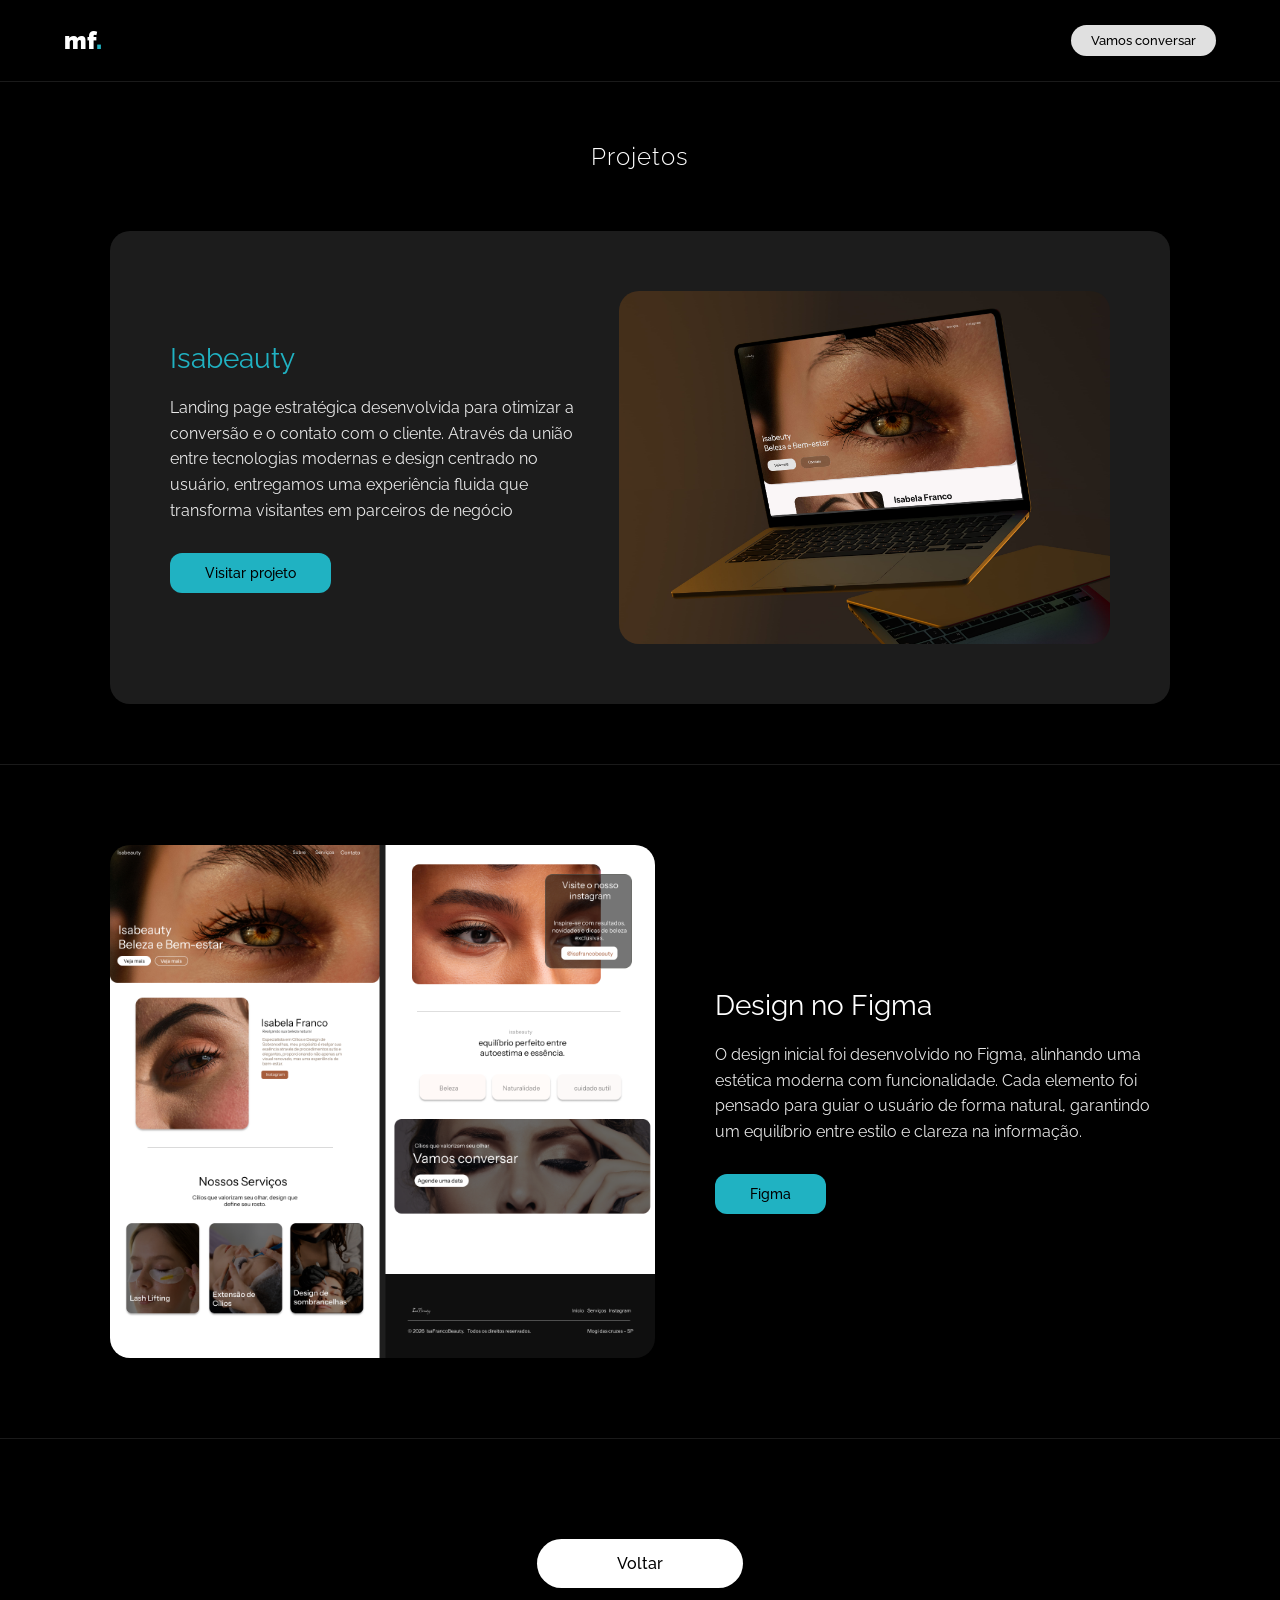
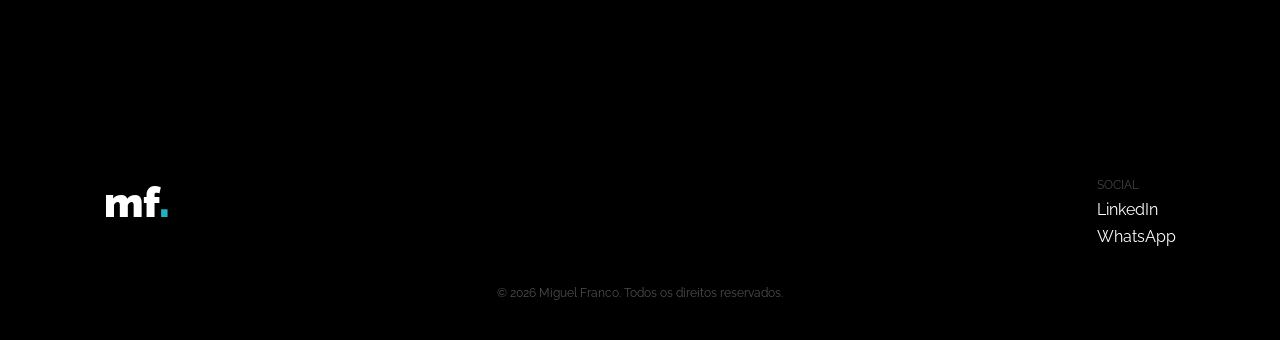
<file: pj1.html>
<!DOCTYPE html>
<html lang="pt-br">
<head>
    <meta charset="UTF-8">
    <meta name="viewport" content="width=device-width, initial-scale=1.0">
    <title>Detalhes do Projeto - Portfolio</title>
    <link rel="stylesheet" href="https://fonts.googleapis.com/css2?family=Raleway:wght@100;300;400;700;900&display=swap">

    <style>
        :root {
            --bg-color: #000000;
            --card-bg: #1c1c1c; 
            --text-primary: #ffffff;
            --accent-color: #20b2c2; 
            --font-main: "Raleway", sans-serif;
            --line-color: rgba(255, 255, 255, 0.1); /* Cor da divisória */
        }

        * { margin: 0; padding: 0; box-sizing: border-box; }

        body {
            background-color: var(--bg-color);
            color: var(--text-primary);
            font-family: var(--font-main);
            overflow-x: hidden;
        }

        .container {
            max-width: 1100px;
            margin: 0 auto;
            padding: 0 20px;
        }

        /* --- DIVISÓRIA (LINHA) --- */
        hr {
            border: none;
            border-top: 1px solid var(--line-color);
            width: 100%;
            margin: 0;
        }

        /* --- NAVBAR --- */
        .navbar {
            display: flex;
            justify-content: space-between;
            align-items: center;
            padding: 25px 5%;
            background: var(--bg-color);
        }
        .logo { font-size: 24px; font-weight: 900; color: #fff; text-decoration: none; }
        .logo span { color: #20b2c2; } /* Toque de cor no ponto */

        .btn-talk-top {
            background-color: #e0e0e0;
            color: #000;
            padding: 8px 20px;
            border-radius: 50px;
            text-decoration: none;
            font-size: 13px;
            font-weight: 500;
            transition: 0.3s;
        }
        .btn-talk-top:hover { background-color: #20b2c2; transform: scale(1.05); }

        .section-title {
            text-align: center;
            font-size: 24px;
            font-weight: 300;
            margin: 60px 0;
            letter-spacing: 1px;
        }

        /* --- CARDS E SEÇÕES --- */
        .project-card {
            background-color: var(--card-bg);
            border-radius: 20px;
            padding: 60px;
            display: flex;
            align-items: center;
            gap: 40px;
            margin: 20px 0 60px 0;
            transition: transform 0.4s ease, box-shadow 0.4s ease;
        }
        .project-card:hover {
            transform: translateY(-8px);
            box-shadow: 0 15px 30px rgba(0, 0, 0, 0.5);
        }

        .secondary-section {
            display: flex;
            align-items: center;
            gap: 60px;
            padding: 80px 0;
            transition: transform 0.4s ease;
        }


        /* FOOTER */
.main-footer { background-color: #000;  padding: 80px 0 40px 0; margin-top: 10px; }
.footer-container { display: flex; justify-content: space-between; align-items: flex-start; max-width: 1200px; margin: 0 auto; padding: 0 5%; }
.footer-left .logo { font-size: 42px; font-weight: 900; }
.footer-right { display: flex; gap: 60px; }
.social-group { display: flex; flex-direction: column; gap: 8px; }
.social-label { color: #444; font-size: 12px; text-transform: uppercase; }
.social-link { color: #fff; text-decoration: none; transition: 0.3s; }
.social-link:hover { color: var(--accent-yellow); }
        .secondary-section:hover { transform: translateY(-5px); }

        .project-info { flex: 1; }
        .project-info h2 { color: var(--accent-color); font-size: 28px; margin-bottom: 20px; font-weight: 400; }
        .secondary-section .project-info h2 { color: #fff; } /* Título branco na segunda seção */
        
        .project-info p { font-size: 16px; line-height: 1.6; margin-bottom: 30px; opacity: 0.9; }

        /* --- BOTÕES --- */
        .btn-visit {
            background-color: var(--accent-color);
            color: #000;
            padding: 12px 35px;
            border-radius: 12px;
            text-decoration: none;
            font-weight: 500;
            font-size: 14px;
            display: inline-block;
            transition: 0.3s;
        }
        .btn-visit:hover {
            transform: scale(1.05);
            filter: brightness(1.1);
        }

        .project-image { flex: 1.2; }
        .project-image img { width: 100%; border-radius: 20px; display: block; }

        /* --- BOTÃO VOLTAR --- */
        .back-container {
            display: flex;
            justify-content: center;
            padding: 60px 0 100px;
        }
        .btn-back {
            background-color: #ffffff;
            color: #000;
            padding: 15px 80px;
            border-radius: 50px;
            text-decoration: none;
            margin-top: 40px;
            font-weight: 500;
            transition: 0.3s; text-align: center;
        }
        .btn-back:hover { background-color: #fff; transform: translateY(-3px); }

        /* --- RESPONSIVIDADE --- */
        @media (max-width: 768px) {
            .project-card, .secondary-section {
                flex-direction: column;
                text-align: center;
                padding: 40px 20px;
            }
            .project-image { order: -1; width: 100%; margin-bottom: 30px; }
            .secondary-section { padding: 60px 0; }
            .btn-back { width: 100%; }
        }
    </style>
</head>
<body>

    <nav class="navbar">
        <a href="index.html" class="logo">mf<span>.</span></a>
        <a href="#" class="btn-talk-top">Vamos conversar</a>
    </nav>

    <hr>

    <div class="container">
        <h1 class="section-title">Projetos</h1>

        <section class="project-card">
            <div class="project-info">
                <h2>Isabeauty</h2>
                <p>Landing page estratégica desenvolvida para otimizar a conversão e o contato com o cliente. Através da união entre tecnologias modernas e design centrado no usuário, entregamos uma experiência fluida que transforma visitantes em parceiros de negócio</p>
                <a href="https://miguelfranco27.github.io/IsaBeauty/" class="btn-visit">Visitar projeto</a>
            </div>
            <div class="project-image">
                <img src="img/pj1.jpg" alt="Preview">
            </div>
        </section>
    </div>

    <hr>

    <div class="container">
        <section class="secondary-section">
            <div class="project-image">
                <img src="img/Isabeuty.png" alt="Processo">
            </div>
            <div class="project-info">
                <h2>Design no Figma</h2>
                <p>O design inicial foi desenvolvido no Figma, alinhando uma estética moderna com funcionalidade. Cada elemento foi pensado para guiar o usuário de forma natural, garantindo um equilíbrio entre estilo e clareza na informação.</p>
                <a href="file:///C:/Users/franc/OneDrive/Desktop/projeto1/Sem%20t%C3%ADtulo.pdf" class="btn-visit">Figma</a>
            </div>
        </section>
    </div>

    <hr>

    <div class="container">
        <div class="back-container">
            <a href="index.html" class="btn-back">Voltar</a>
        </div>
    </div>



    
    <footer class="main-footer">
        <div class="footer-container">
            <div class="footer-left"><div class="logo">mf<span>.</span></div></div>
            <div class="footer-right">
                <div class="social-group">
                    <span class="social-label">Social</span>
                    <a href="https://www.linkedin.com/in/miguel-franco-0a8492230" class="social-link" target="_blank">LinkedIn</a>
                      <a href="https://wa.me/5511968504974?text=Vamos%20conversar" class="social-link" target="_blank">WhatsApp</a>
                </div>
            </div>
        </div>
        <div class="footer-bottom" style="text-align:center; padding-top:40px; opacity:0.3; font-size:12px;">
            <p>&copy; 2026 Miguel Franco. Todos os direitos reservados.</p>
        </div>
    </footer>

</body>
</html>
</file>
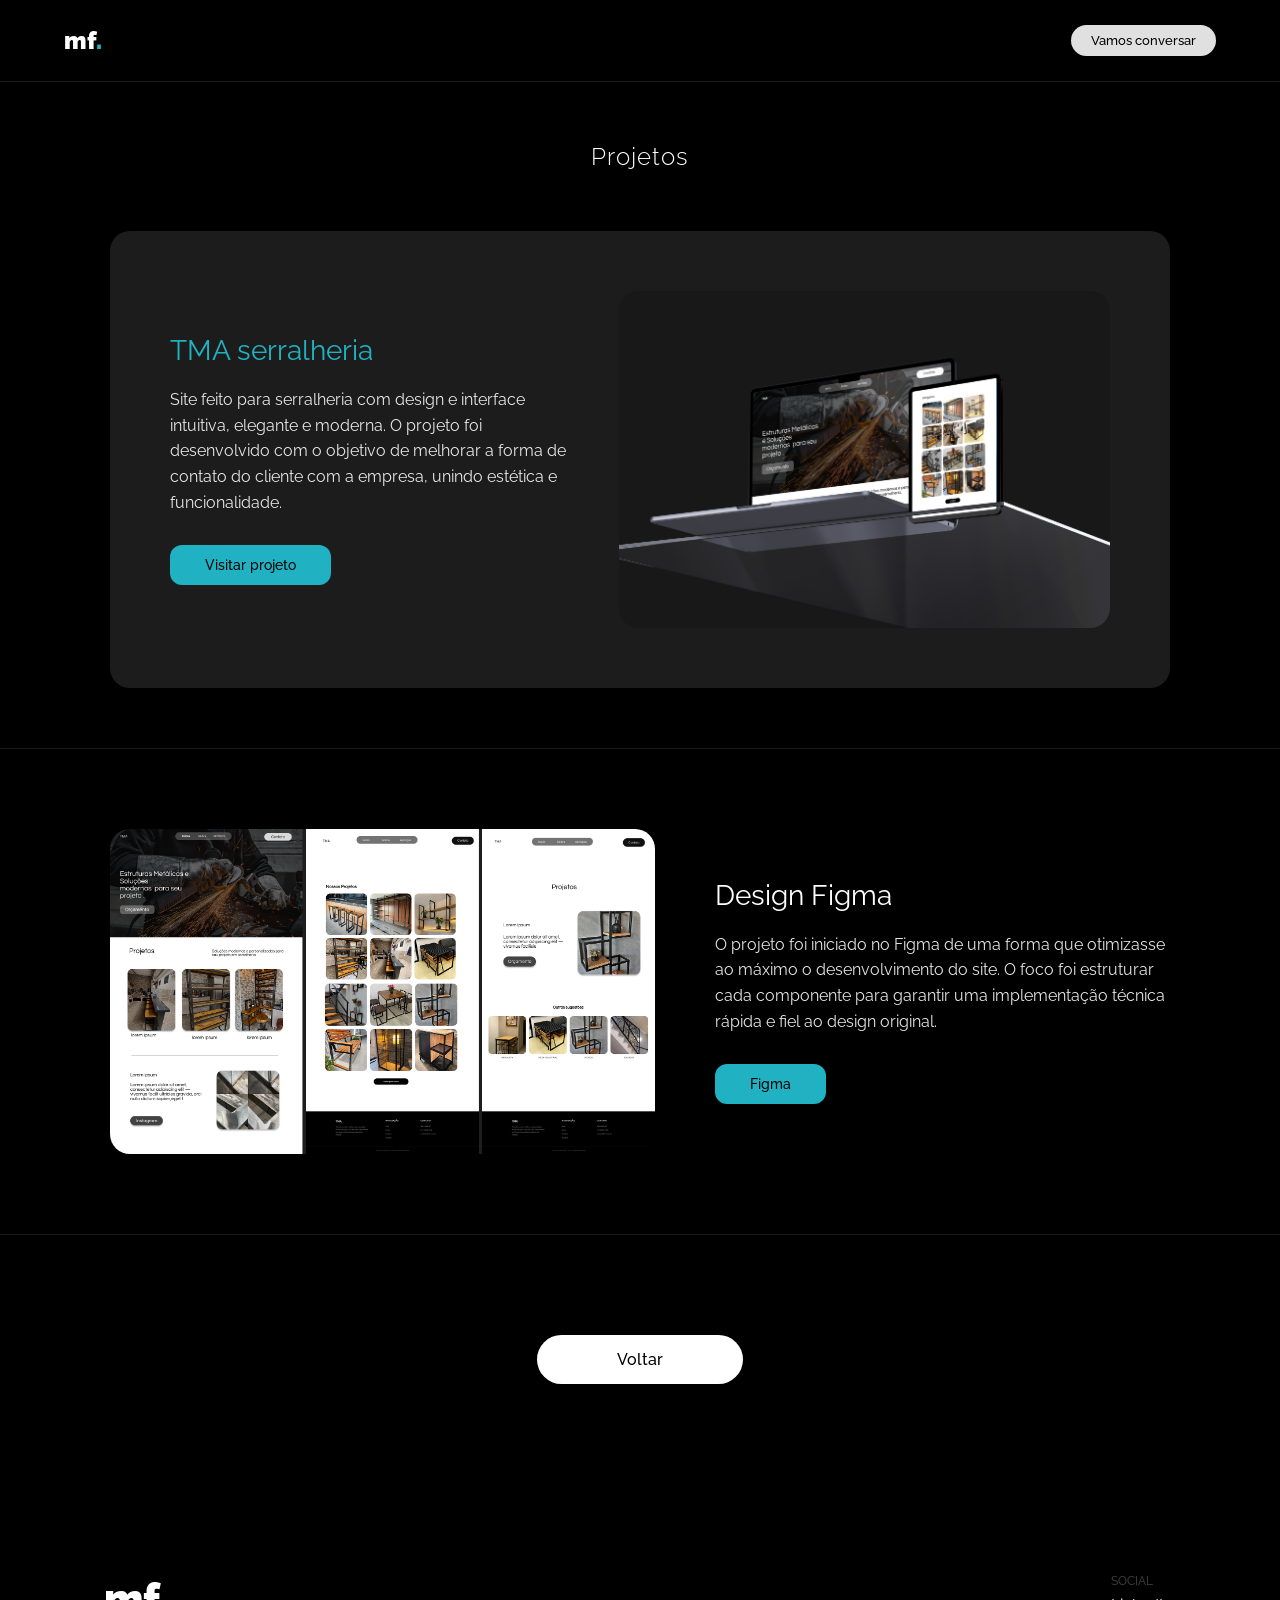
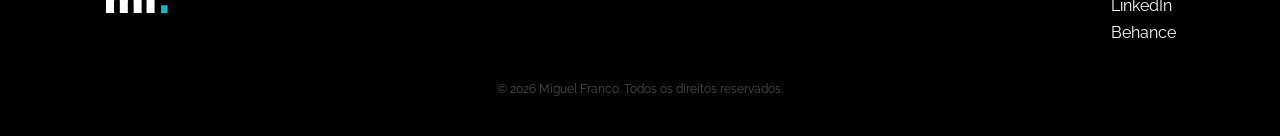
<file: pj2.html>
<!DOCTYPE html>
<html lang="pt-br">
<head>
    <meta charset="UTF-8">
    <meta name="viewport" content="width=device-width, initial-scale=1.0">
    <title>Detalhes do Projeto - Portfolio</title>
    <link rel="stylesheet" href="https://fonts.googleapis.com/css2?family=Raleway:wght@100;300;400;700;900&display=swap">

    <style>
        :root {
            --bg-color: #000000;
            --card-bg: #1c1c1c; 
            --text-primary: #ffffff;
            --accent-color: #20b2c2; 
            --font-main: "Raleway", sans-serif;
            --line-color: rgba(255, 255, 255, 0.1); /* Cor da divisória */
        }

        * { margin: 0; padding: 0; box-sizing: border-box; }

        body {
            background-color: var(--bg-color);
            color: var(--text-primary);
            font-family: var(--font-main);
            overflow-x: hidden;
        }

        .container {
            max-width: 1100px;
            margin: 0 auto;
            padding: 0 20px;
        }

        /* --- DIVISÓRIA (LINHA) --- */
        hr {
            border: none;
            border-top: 1px solid var(--line-color);
            width: 100%;
            margin: 0;
        }

        /* --- NAVBAR --- */
        .navbar {
            display: flex;
            justify-content: space-between;
            align-items: center;
            padding: 25px 5%;
            background: var(--bg-color);
        }
        .logo { font-size: 24px; font-weight: 900; color: #fff; text-decoration: none; }
        .logo span { color: #20b2c2; } /* Toque de cor no ponto */

        .btn-talk-top {
            background-color: #e0e0e0;
            color: #000;
            padding: 8px 20px;
            border-radius: 50px;
            text-decoration: none;
            font-size: 13px;
            font-weight: 500;
            transition: 0.3s;
        }
        .btn-talk-top:hover { background-color: #20b2c2; transform: scale(1.05); }

        .section-title {
            text-align: center;
            font-size: 24px;
            font-weight: 300;
            margin: 60px 0;
            letter-spacing: 1px;
        }

        /* --- CARDS E SEÇÕES --- */
        .project-card {
            background-color: var(--card-bg);
            border-radius: 20px;
            padding: 60px;
            display: flex;
            align-items: center;
            gap: 40px;
            margin: 20px 0 60px 0;
            transition: transform 0.4s ease, box-shadow 0.4s ease;
        }
        .project-card:hover {
            transform: translateY(-8px);
            box-shadow: 0 15px 30px rgba(0, 0, 0, 0.5);
        }

        .secondary-section {
            display: flex;
            align-items: center;
            gap: 60px;
            padding: 80px 0;
            transition: transform 0.4s ease;
        }


        /* FOOTER */
.main-footer { background-color: #000;  padding: 80px 0 40px 0; margin-top: 10px; }
.footer-container { display: flex; justify-content: space-between; align-items: flex-start; max-width: 1200px; margin: 0 auto; padding: 0 5%; }
.footer-left .logo { font-size: 42px; font-weight: 900; }
.footer-right { display: flex; gap: 60px; }
.social-group { display: flex; flex-direction: column; gap: 8px; }
.social-label { color: #444; font-size: 12px; text-transform: uppercase; }
.social-link { color: #fff; text-decoration: none; transition: 0.3s; }
.social-link:hover { color: var(--accent-yellow); }
        .secondary-section:hover { transform: translateY(-5px); }

        .project-info { flex: 1; }
        .project-info h2 { color: var(--accent-color); font-size: 28px; margin-bottom: 20px; font-weight: 400; }
        .secondary-section .project-info h2 { color: #fff; } /* Título branco na segunda seção */
        
        .project-info p { font-size: 16px; line-height: 1.6; margin-bottom: 30px; opacity: 0.9; }

        /* --- BOTÕES --- */
        .btn-visit {
            background-color: var(--accent-color);
            color: #000;
            padding: 12px 35px;
            border-radius: 12px;
            text-decoration: none;
            font-weight: 500;
            font-size: 14px;
            display: inline-block;
            transition: 0.3s;
        }
        .btn-visit:hover {
            transform: scale(1.05);
            filter: brightness(1.1);
        }

        .project-image { flex: 1.2; }
        .project-image img { width: 100%; border-radius: 20px; display: block; }

        /* --- BOTÃO VOLTAR --- */
        .back-container {
            display: flex;
            justify-content: center;
            padding: 60px 0 100px;
        }
        .btn-back {
            background-color: #ffffff;
            color: #000;
            padding: 15px 80px;
            border-radius: 50px;
            text-decoration: none;
            margin-top: 40px;
            font-weight: 500;
            transition: 0.3s; text-align: center;
        }
        .btn-back:hover { background-color: #fff; transform: translateY(-3px); }

        /* --- RESPONSIVIDADE --- */
        @media (max-width: 768px) {
            .project-card, .secondary-section {
                flex-direction: column;
                text-align: center;
                padding: 40px 20px;
            }
            .project-image { order: -1; width: 100%; margin-bottom: 30px; }
            .secondary-section { padding: 60px 0; }
            .btn-back { width: 100%; }
        }
    </style>
</head>
<body>

    <nav class="navbar">
        <a href="index.html" class="logo">mf<span>.</span></a>
        <a href="#" class="btn-talk-top">Vamos conversar</a>
    </nav>

    <hr>

    <div class="container">
        <h1 class="section-title">Projetos</h1>

        <section class="project-card">
            <div class="project-info">
                <h2>TMA serralheria</h2>
                <p>Site feito para serralheria com design e interface intuitiva, elegante e moderna. O projeto foi desenvolvido com o objetivo de melhorar a forma de contato do cliente com a empresa, unindo estética e funcionalidade.</p>
                <a href="https://miguelfranco27.github.io/Tmapj/" class="btn-visit">Visitar projeto</a>
            </div>
            <div class="project-image">
                <img src="img/pj2.jpg" alt="Preview">
            </div>
        </section>
    </div>

    <hr>

    <div class="container">
        <section class="secondary-section">
            <div class="project-image">
                <img src="img/figmatma.png" alt="Processo">
            </div>
            <div class="project-info">
                <h2>Design Figma </h2>
                <p>O projeto foi iniciado no Figma de uma forma que otimizasse ao máximo o desenvolvimento do site. O foco foi estruturar cada componente para garantir uma implementação técnica rápida e fiel ao design original.</p>
                <a href="#file:///C:/Users/franc/OneDrive/Desktop/projeto2/Sem%20t%C3%ADtulo.pdf" class="btn-visit">Figma</a>
            </div>
        </section>
    </div>

    <hr>

    <div class="container">
        <div class="back-container">
            <a href="index.html" class="btn-back">Voltar</a>
        </div>
    </div>



    
    <footer class="main-footer">
        <div class="footer-container">
            <div class="footer-left"><div class="logo">mf<span>.</span></div></div>
            <div class="footer-right">
                <div class="social-group">
                    <span class="social-label">Social</span>
                    <a href="https://www.linkedin.com/in/miguel-franco-0a8492230" class="social-link" target="_blank">LinkedIn</a>
                    <a href="#" class="social-link">Behance</a>
                </div>
            </div>
        </div>
        <div class="footer-bottom" style="text-align:center; padding-top:40px; opacity:0.3; font-size:12px;">
            <p>&copy; 2026 Miguel Franco. Todos os direitos reservados.</p>
        </div>
    </footer>

</body>
</html>
</file>
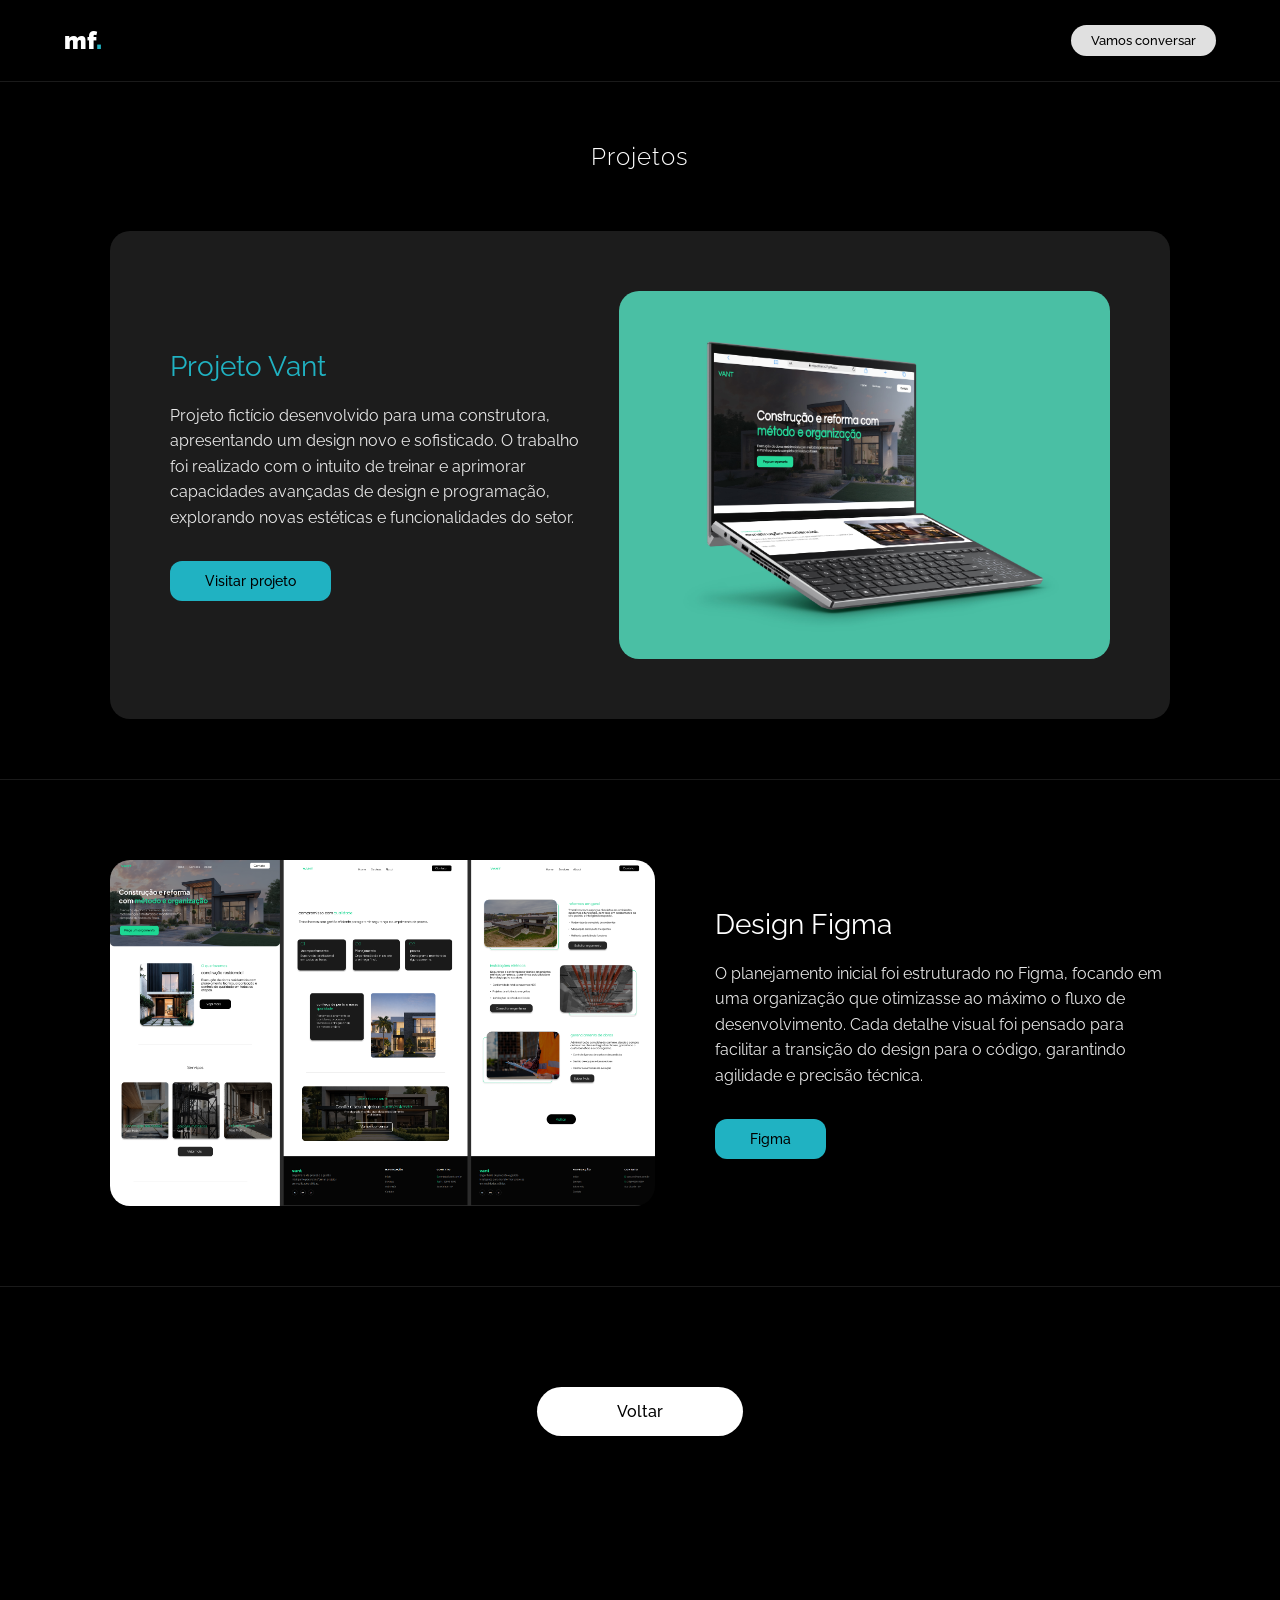
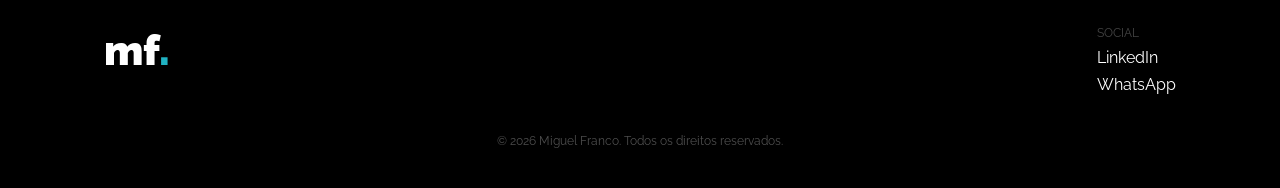
<file: pj3.html>
<!DOCTYPE html>
<html lang="pt-br">
<head>
    <meta charset="UTF-8">
    <meta name="viewport" content="width=device-width, initial-scale=1.0">
    <title>Detalhes do Projeto - Portfolio</title>
    <link rel="stylesheet" href="https://fonts.googleapis.com/css2?family=Raleway:wght@100;300;400;700;900&display=swap">

    <style>
        :root {
            --bg-color: #000000;
            --card-bg: #1c1c1c; 
            --text-primary: #ffffff;
            --accent-color: #20b2c2; 
            --font-main: "Raleway", sans-serif;
            --line-color: rgba(255, 255, 255, 0.1); /* Cor da divisória */
        }

        * { margin: 0; padding: 0; box-sizing: border-box; }

        body {
            background-color: var(--bg-color);
            color: var(--text-primary);
            font-family: var(--font-main);
            overflow-x: hidden;
        }

        .container {
            max-width: 1100px;
            margin: 0 auto;
            padding: 0 20px;
        }

        /* --- DIVISÓRIA (LINHA) --- */
        hr {
            border: none;
            border-top: 1px solid var(--line-color);
            width: 100%;
            margin: 0;
        }

        /* --- NAVBAR --- */
        .navbar {
            display: flex;
            justify-content: space-between;
            align-items: center;
            padding: 25px 5%;
            background: var(--bg-color);
        }
        .logo { font-size: 24px; font-weight: 900; color: #fff; text-decoration: none; }
        .logo span { color: #20b2c2; } /* Toque de cor no ponto */

        .btn-talk-top {
            background-color: #e0e0e0;
            color: #000;
            padding: 8px 20px;
            border-radius: 50px;
            text-decoration: none;
            font-size: 13px;
            font-weight: 500;
            transition: 0.3s;
        }
        .btn-talk-top:hover { background-color: #20b2c2; transform: scale(1.05); }

        .section-title {
            text-align: center;
            font-size: 24px;
            font-weight: 300;
            margin: 60px 0;
            letter-spacing: 1px;
        }

        /* --- CARDS E SEÇÕES --- */
        .project-card {
            background-color: var(--card-bg);
            border-radius: 20px;
            padding: 60px;
            display: flex;
            align-items: center;
            gap: 40px;
            margin: 20px 0 60px 0;
            transition: transform 0.4s ease, box-shadow 0.4s ease;
        }
        .project-card:hover {
            transform: translateY(-8px);
            box-shadow: 0 15px 30px rgba(0, 0, 0, 0.5);
        }

        .secondary-section {
            display: flex;
            align-items: center;
            gap: 60px;
            padding: 80px 0;
            transition: transform 0.4s ease;
        }


        /* FOOTER */
.main-footer { background-color: #000;  padding: 80px 0 40px 0; margin-top: 10px; }
.footer-container { display: flex; justify-content: space-between; align-items: flex-start; max-width: 1200px; margin: 0 auto; padding: 0 5%; }
.footer-left .logo { font-size: 42px; font-weight: 900; }
.footer-right { display: flex; gap: 60px; }
.social-group { display: flex; flex-direction: column; gap: 8px; }
.social-label { color: #444; font-size: 12px; text-transform: uppercase; }
.social-link { color: #fff; text-decoration: none; transition: 0.3s; }
.social-link:hover { color: var(--accent-yellow); }
        .secondary-section:hover { transform: translateY(-5px); }

        .project-info { flex: 1; }
        .project-info h2 { color: var(--accent-color); font-size: 28px; margin-bottom: 20px; font-weight: 400; }
        .secondary-section .project-info h2 { color: #fff; } /* Título branco na segunda seção */
        
        .project-info p { font-size: 16px; line-height: 1.6; margin-bottom: 30px; opacity: 0.9; }

        /* --- BOTÕES --- */
        .btn-visit {
            background-color: var(--accent-color);
            color: #000;
            padding: 12px 35px;
            border-radius: 12px;
            text-decoration: none;
            font-weight: 500;
            font-size: 14px;
            display: inline-block;
            transition: 0.3s;
        }
        .btn-visit:hover {
            transform: scale(1.05);
            filter: brightness(1.1);
        }

        .project-image { flex: 1.2; }
        .project-image img { width: 100%; border-radius: 20px; display: block; }

        /* --- BOTÃO VOLTAR --- */
        .back-container {
            display: flex;
            justify-content: center;
            padding: 60px 0 100px;
        }
        .btn-back {
            background-color: #ffffff;
            color: #000;
            padding: 15px 80px;
            border-radius: 50px;
            text-decoration: none;
            margin-top: 40px;
            font-weight: 500;
            transition: 0.3s; text-align: center;
        }
        .btn-back:hover { background-color: #fff; transform: translateY(-3px); }

        /* --- RESPONSIVIDADE --- */
        @media (max-width: 768px) {
            .project-card, .secondary-section {
                flex-direction: column;
                text-align: center;
                padding: 40px 20px;
            }
            .project-image { order: -1; width: 100%; margin-bottom: 30px; }
            .secondary-section { padding: 60px 0; }
            .btn-back { width: 100%; }
        }
    </style>
</head>
<body>

    <nav class="navbar">
        <a href="index.html" class="logo">mf<span>.</span></a>
        <a href="#" class="btn-talk-top">Vamos conversar</a>
    </nav>

    <hr>

    <div class="container">
        <h1 class="section-title">Projetos</h1>

        <section class="project-card">
            <div class="project-info">
                <h2>Projeto Vant</h2>
                <p>Projeto fictício desenvolvido para uma construtora, apresentando um design novo e sofisticado. O trabalho foi realizado com o intuito de treinar e aprimorar capacidades avançadas de design e programação, explorando novas estéticas e funcionalidades do setor.</p>
                <a href="https://miguelfranco27.github.io/newproject/" class="btn-visit">Visitar projeto</a>
            </div>
            <div class="project-image">
                <img src="img/pj3.jpg" alt="Preview">
            </div>
        </section>
    </div>

    <hr>

    <div class="container">
        <section class="secondary-section">
            <div class="project-image">
                <img src="img/vanp.png" alt="Processo">
            </div>
            <div class="project-info">
                <h2>Design Figma</h2>
                <p>O planejamento inicial foi estruturado no Figma, focando em uma organização que otimizasse ao máximo o fluxo de desenvolvimento. Cada detalhe visual foi pensado para facilitar a transição do design para o código, garantindo agilidade e precisão técnica.</p>
                <a href="file:///C:/Users/franc/Downloads/Sem%20t%C3%ADtulo%20(5).pdf" class="btn-visit">Figma</a>
            </div>
        </section>
    </div>

    <hr>

    <div class="container">
        <div class="back-container">
            <a href="index.html" class="btn-back">Voltar</a>
        </div>
    </div>



    
    <footer class="main-footer">
        <div class="footer-container">
            <div class="footer-left"><div class="logo">mf<span>.</span></div></div>
            <div class="footer-right">
                <div class="social-group">
                    <span class="social-label">Social</span>
                    <a href="https://www.linkedin.com/in/miguel-franco-0a8492230" class="social-link" target="_blank">LinkedIn</a>
                       <a href="https://wa.me/5511968504974?text=Vamos%20conversar" class="social-link" target="_blank">WhatsApp</a>
                </div>
            </div>
        </div>
        <div class="footer-bottom" style="text-align:center; padding-top:40px; opacity:0.3; font-size:12px;">
            <p>&copy; 2026 Miguel Franco. Todos os direitos reservados.</p>
        </div>
    </footer>

</body>
</html>
</file>
